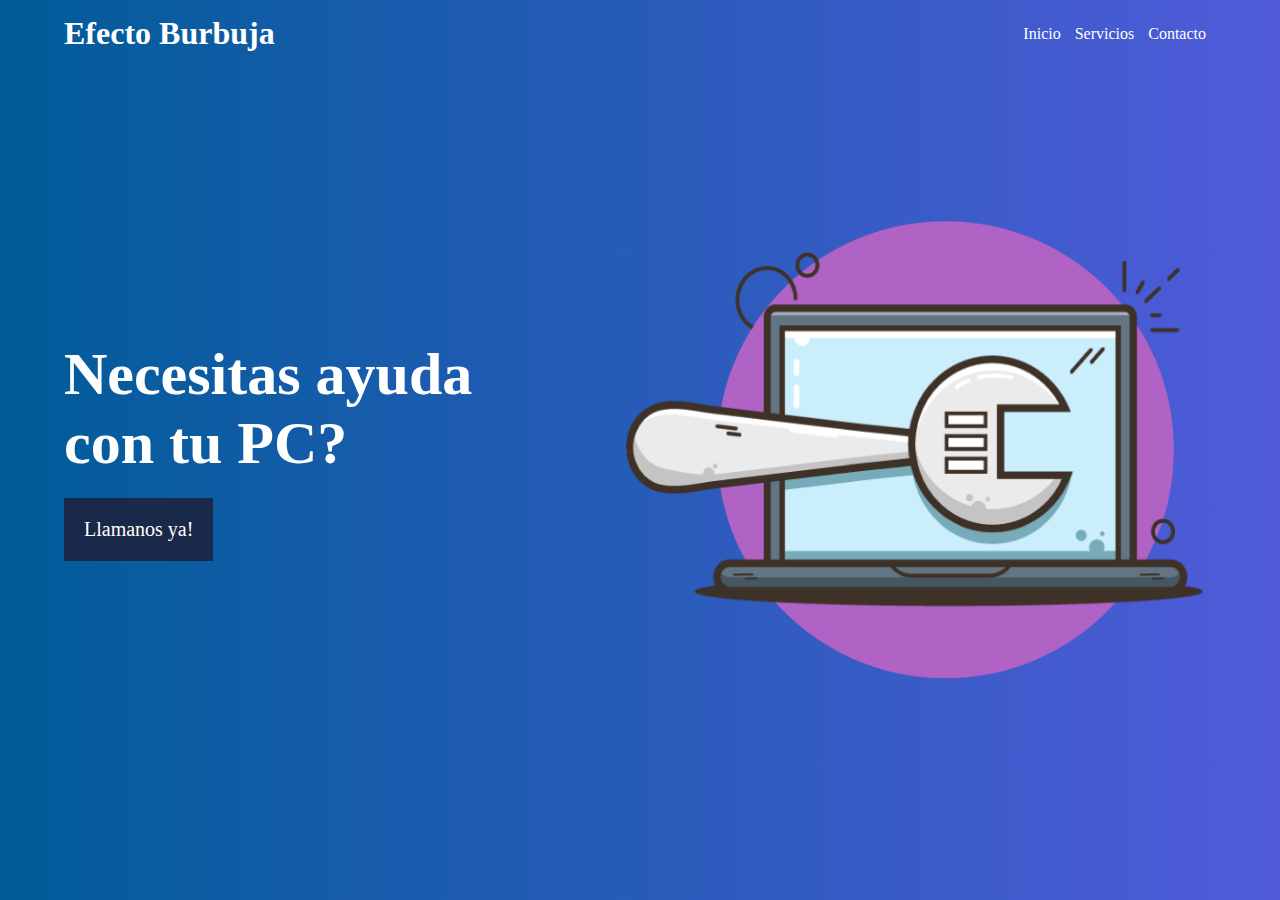
<file: burbujasdiego/index.html>
<!DOCTYPE html>
<html lang="es">
<head>
    <meta charset="UTF-8">
    <meta name="viewport" content="width=device-width, initial-scale=1.0">
    <title>Fondo animado</title>
    <link rel="stylesheet" href="estilos.css">
</head>
<body>
    <header class="bg_animate">
        <div class="header_nav">
            <div class="contenedor">
                <h1>Efecto Burbuja</h1>
                <nav>
                    <a href="#">Inicio</a>
                    
                    <a href="#">Servicios</a>
                    <a href="#">Contacto</a>
                </nav>
            </div>
        </div>

        <section class="banner contenedor">
            <secrion class="banner_title">
                <h2>Necesitas ayuda <br> con tu PC?</h2>
                <a href="#" class="llamanos">Llamanos ya!</a>
            </secrion>
            <div class="banner_img">
                <img src="laptop-support.png" alt="">
            </div>
        </section>

        <div class="burbujas">
            <div class="burbuja"></div>
            <div class="burbuja"></div>
            <div class="burbuja"></div>
            <div class="burbuja"></div>
            <div class="burbuja"></div>
            <div class="burbuja"></div>
            <div class="burbuja"></div>
            <div class="burbuja"></div>
            <div class="burbuja"></div>
            <div class="burbuja"></div>
        </div>
    </header>
</body>
</html>
</file>
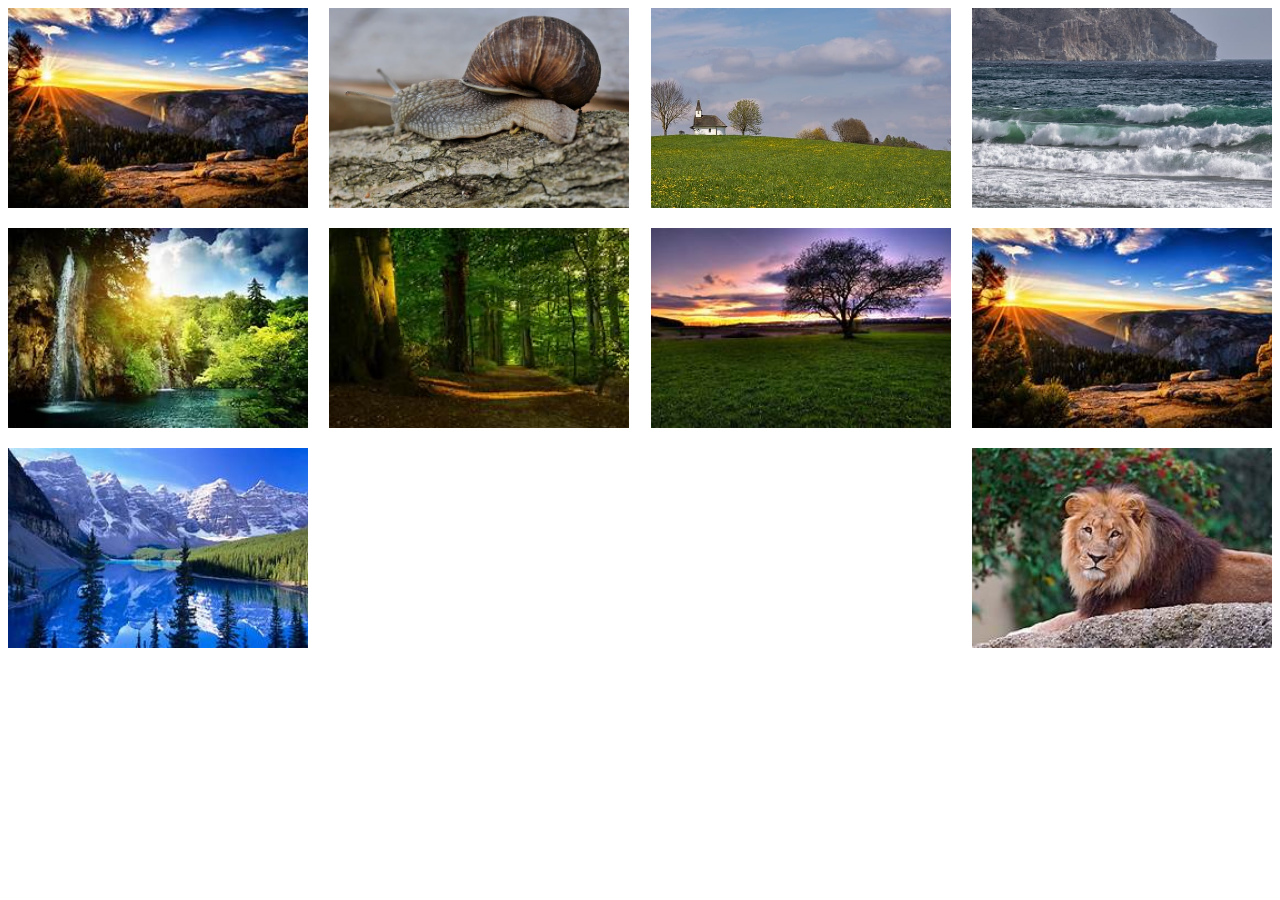
<file: caracol/index.html>
<!DOCTYPE html>
<html lang="en">
<head>
    <meta charset="UTF-8">
    <meta name="viewport" content="width=device-width, initial-scale=1.0">
    <title>Document</title>
    <link rel="stylesheet" href="css/style.css">
</head>
<body>
    <div class="gallery">
        <div class="image">
            <img src="img/img8.jpg" alt="buho..." class="img1 jpg">
            
        </div>
        <div class="image">
            <img src="img/img2.jpg" alt="caracol..." class="img1 jpg">
            
        </div>
        <div class="image">
            <img src="img/img3.jpg" alt="paisaje..." class="img1 jpg">
            
        </div>
        <div class="image">
            <img src="img/img4.jpg" alt="mar..." class="img1 jpg">
            
        </div>
        <div class="image">
            <img src="img/img5.jpg" alt="mar..." >
            
        </div>
        <div class="image">
            <img src="img/img6.jpg" alt="mar..." >
            
        </div>
        <div class="image">
            <img src="img/img7.jpg" alt="mar..." >
            
        </div>
        <div class="image">
            <img src="img/img8.jpg" alt="mar..." >
            
        </div>
        <div class="image">
            <img src="img/img9.jpg" alt="mar...">
            
        </div>
        <div class="image">
            <img src="img/img10.jpg" alt="leon...">
            
        </div>

      
    </div>
    <script src="js/js.js"></script>
</body>
</html>
</file>
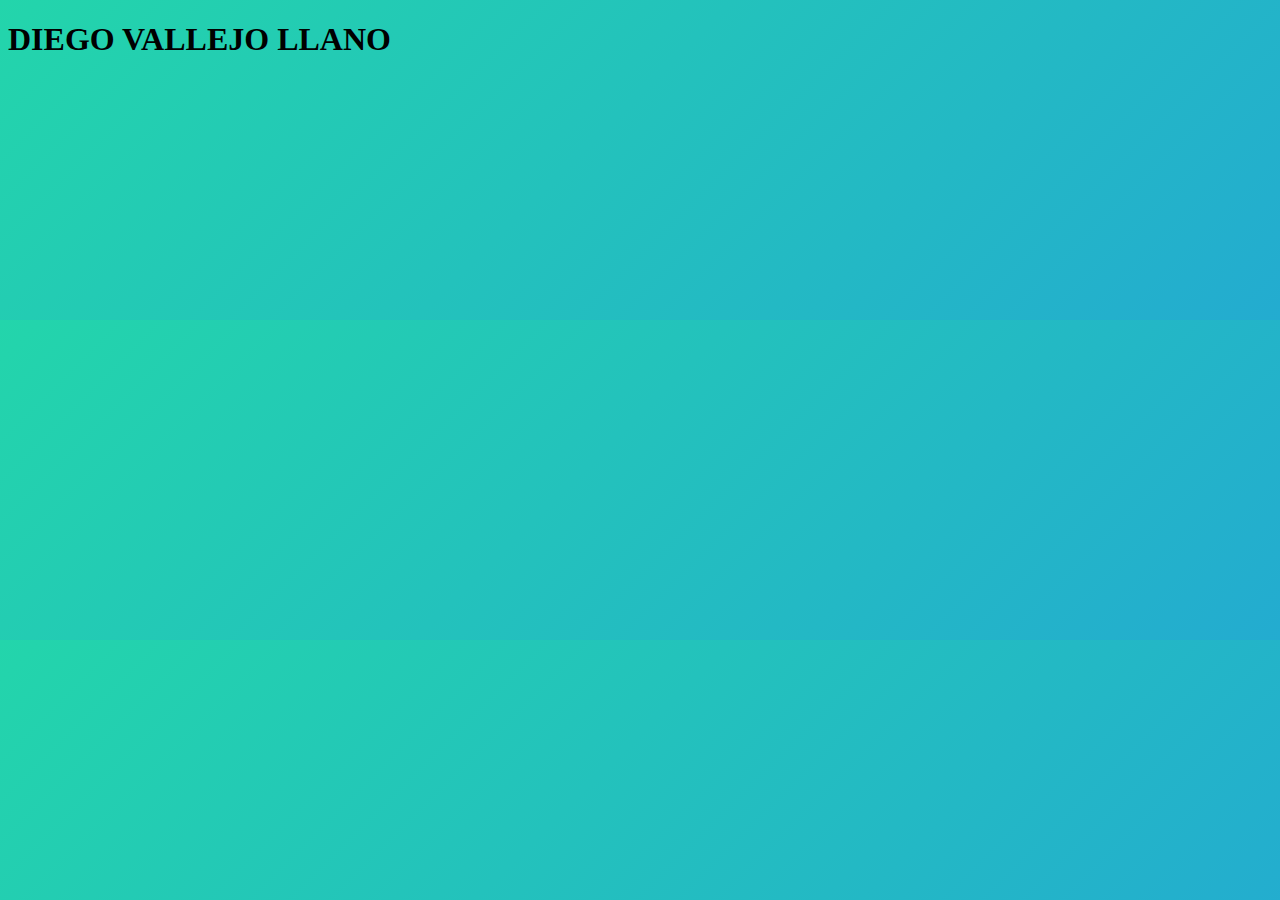
<file: fondos/index.html>
<!DOCTYPE html>
<html lang="en">
<head>
    <meta charset="UTF-8">
    <meta name="viewport" content="width=device-width, initial-scale=1.0">
    <title>Fondo 1</title>
    <link rel="stylesheet" href="css/style.css">
</head>
<body>
    <h1>DIEGO VALLEJO LLANO</h1>
</body>
</html>
</file>
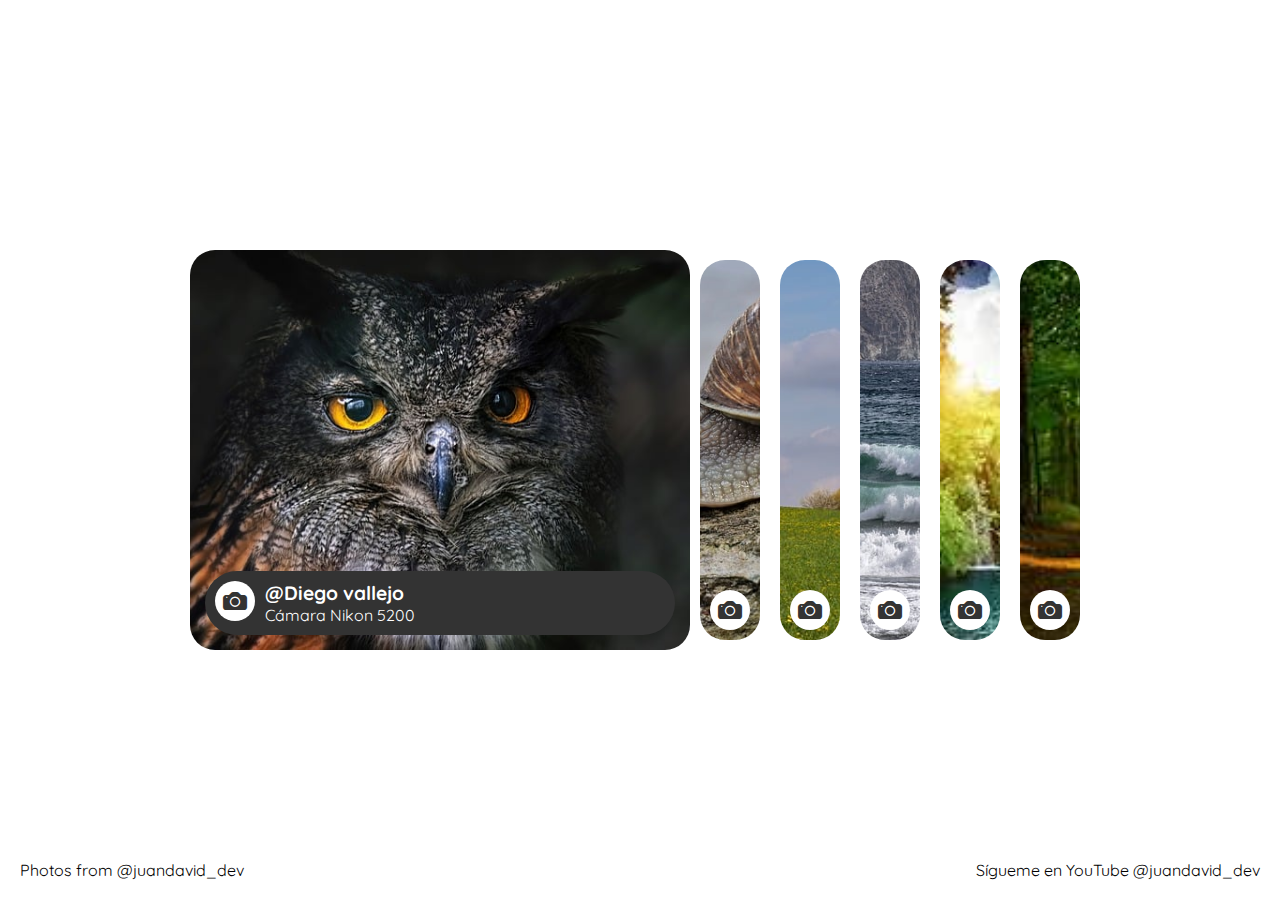
<file: Galeria1/index.html>
<!DOCTYPE html>
<html lang="en">
<head>
    <meta charset="UTF-8">
    <meta http-equiv="X-UA-Compatible" content="IE=edge">
    <meta name="viewport" content="width=device-width, initial-scale=1.0">
    <title>Tarjetas de imagen expandibles</title>
    <!-- CDN Bootstrap ICONS -->
    <link rel="stylesheet" href="https://cdn.jsdelivr.net/npm/bootstrap-icons@1.10.3/font/bootstrap-icons.css">
    <!-- My CSS -->
    <link rel="stylesheet" href="css/style.css">
</head>
<body>

    <section class="images">

        <div class="image active" style="background-image:url(img/img1.jpg);">
            <div class="label">
                <div class="icon">
                    <i class="bi bi-camera-fill"></i>
                </div>
                <div class="info">
                    <div class="main">@Diego vallejo</div>
                    <div class="sub">Cámara Nikon 5200</div>
                 </div>
            </div>
        </div>

        <div class="image" style="background-image: url(img/img2.jpg);">
            <div class="label">
                <div class="icon">
                    <i class="bi bi-camera-fill"></i>
                </div>
                <div class="info">
                    <div class="main">@Diego vallejo</div>
                    <div class="sub">Cámara Nikon 5200</div>
                 </div>
            </div>
        </div>

        <div class="image" style="background-image: url(img/img3.jpg);">
            <div class="label">
                <div class="icon">
                    <i class="bi bi-camera-fill"></i>
                </div>
                <div class="info">
                    <div class="main">@Diego vallejo</div>
                    <div class="sub">Cámara Nikon 5200</div>
                 </div>
            </div>
        </div>

        <div class="image" style="background-image: url(img/img4.jpg);">
            <div class="label">
                <div class="icon">
                    <i class="bi bi-camera-fill"></i>
                </div>
                <div class="info">
                    <div class="main">@Diego vallejo</div>
                    <div class="sub">Cámara Nikon 5200</div>
                 </div>
            </div>
        </div>

        <div class="image" style="background-image: url(img/img5.jpg);">
            <div class="label">
                <div class="icon">
                    <i class="bi bi-camera-fill"></i>
                </div>
                <div class="info">
                    <div class="main">@Diego vallejo</div>
                    <div class="sub">Cámara Nikon 5200</div>
                 </div>
            </div>
        </div>
        
        <div class="image" style="background-image: url(img/img6.jpg);">
            <div class="label">
                <div class="icon">
                    <i class="bi bi-camera-fill"></i>
                </div>
                <div class="info">
                    <div class="main">@Diego vallejo</div>
                    <div class="sub">Cámara Nikon 5200</div>
                 </div>
            </div>
        </div>

    </section>

    <a href="https://pixabay.com/es/users/cualquierjuan-21112612/" target="_blank" class="credit photos">Photos from @juandavid_dev</a>

    <a href="https://www.youtube.com/@juandavid_dev" target="_blank" class="credit chanel">Sígueme en YouTube @juandavid_dev</a>
    
    <!-- My JS -->
    <script src="js/app.js"></script>
</body>
</html>
</file>
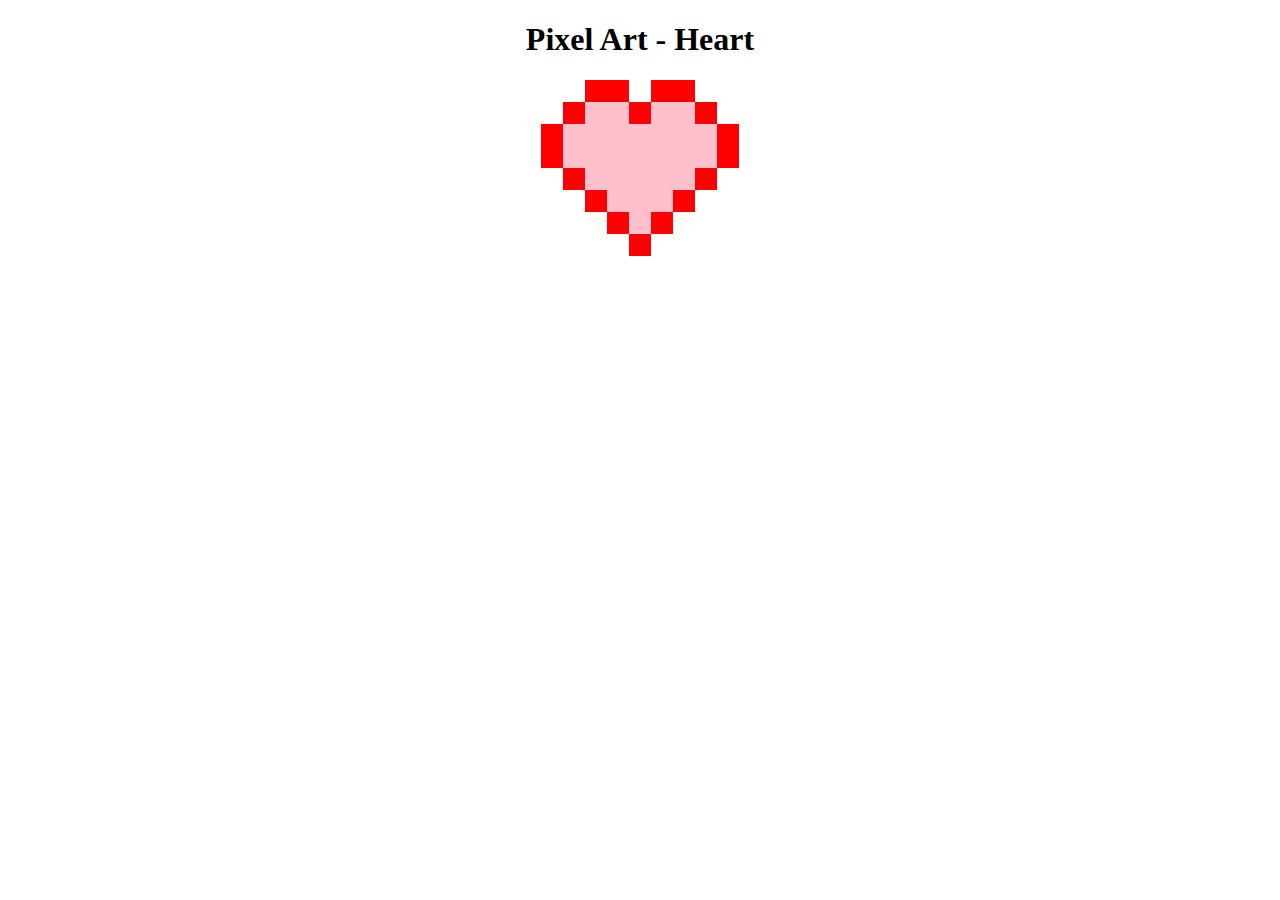
<file: pixeles/index.html>
<!DOCTYPE html>
<html lang="en">
<head>
    <meta charset="UTF-8">
    <meta name="viewport" content="width=device-width, initial-scale=1.0">
    <title>Pixel Art</title>
    <style>
        table {
            border-collapse: collapse;
            margin: 20px auto;
        }
        td {
            width: 20px;
            height: 20px;
        }
        .red {
            background-color: red;
        }
        .pink {
            background-color: pink;
        }
        .white {
            background-color: white;
        }
    </style>
</head>
<body>
    <h1 style="text-align: center;">Pixel Art - Heart</h1>
    <table>
        <tr>
            <td class="white"></td>
            <td class="white"></td>
            <td class="red"></td>
            <td class="red"></td>
            <td class="white"></td>
            <td class="red"></td>
            <td class="red"></td>
            <td class="white"></td>
            <td class="white"></td>
        </tr>
        <tr>
            <td class="white"></td>
            <td class="red"></td>
            <td class="pink"></td>
            <td class="pink"></td>
            <td class="red"></td>
            <td class="pink"></td>
            <td class="pink"></td>
            <td class="red"></td>
            <td class="white"></td>
        </tr>
        <tr>
            <td class="red"></td>
            <td class="pink"></td>
            <td class="pink"></td>
            <td class="pink"></td>
            <td class="pink"></td>
            <td class="pink"></td>
            <td class="pink"></td>
            <td class="pink"></td>
            <td class="red"></td>
        </tr>
        <tr>
            <td class="red"></td>
            <td class="pink"></td>
            <td class="pink"></td>
            <td class="pink"></td>
            <td class="pink"></td>
            <td class="pink"></td>
            <td class="pink"></td>
            <td class="pink"></td>
            <td class="red"></td>
        </tr>
        <tr>
            <td class="white"></td>
            <td class="red"></td>
            <td class="pink"></td>
            <td class="pink"></td>
            <td class="pink"></td>
            <td class="pink"></td>
            <td class="pink"></td>
            <td class="red"></td>
            <td class="white"></td>
        </tr>
        <tr>
            <td class="white"></td>
            <td class="white"></td>
            <td class="red"></td>
            <td class="pink"></td>
            <td class="pink"></td>
            <td class="pink"></td>
            <td class="red"></td>
            <td class="white"></td>
            <td class="white"></td>
        </tr>
        <tr>
            <td class="white"></td>
            <td class="white"></td>
            <td class="white"></td>
            <td class="red"></td>
            <td class="pink"></td>
            <td class="red"></td>
            <td class="white"></td>
            <td class="white"></td>
            <td class="white"></td>
        </tr>
        <tr>
            <td class="white"></td>
            <td class="white"></td>
            <td class="white"></td>
            <td class="white"></td>
            <td class="red"></td>
            <td class="white"></td>
            <td class="white"></td>
            <td class="white"></td>
            <td class="white"></td>
        </tr>
    </table>
</body>
</html>
</file>
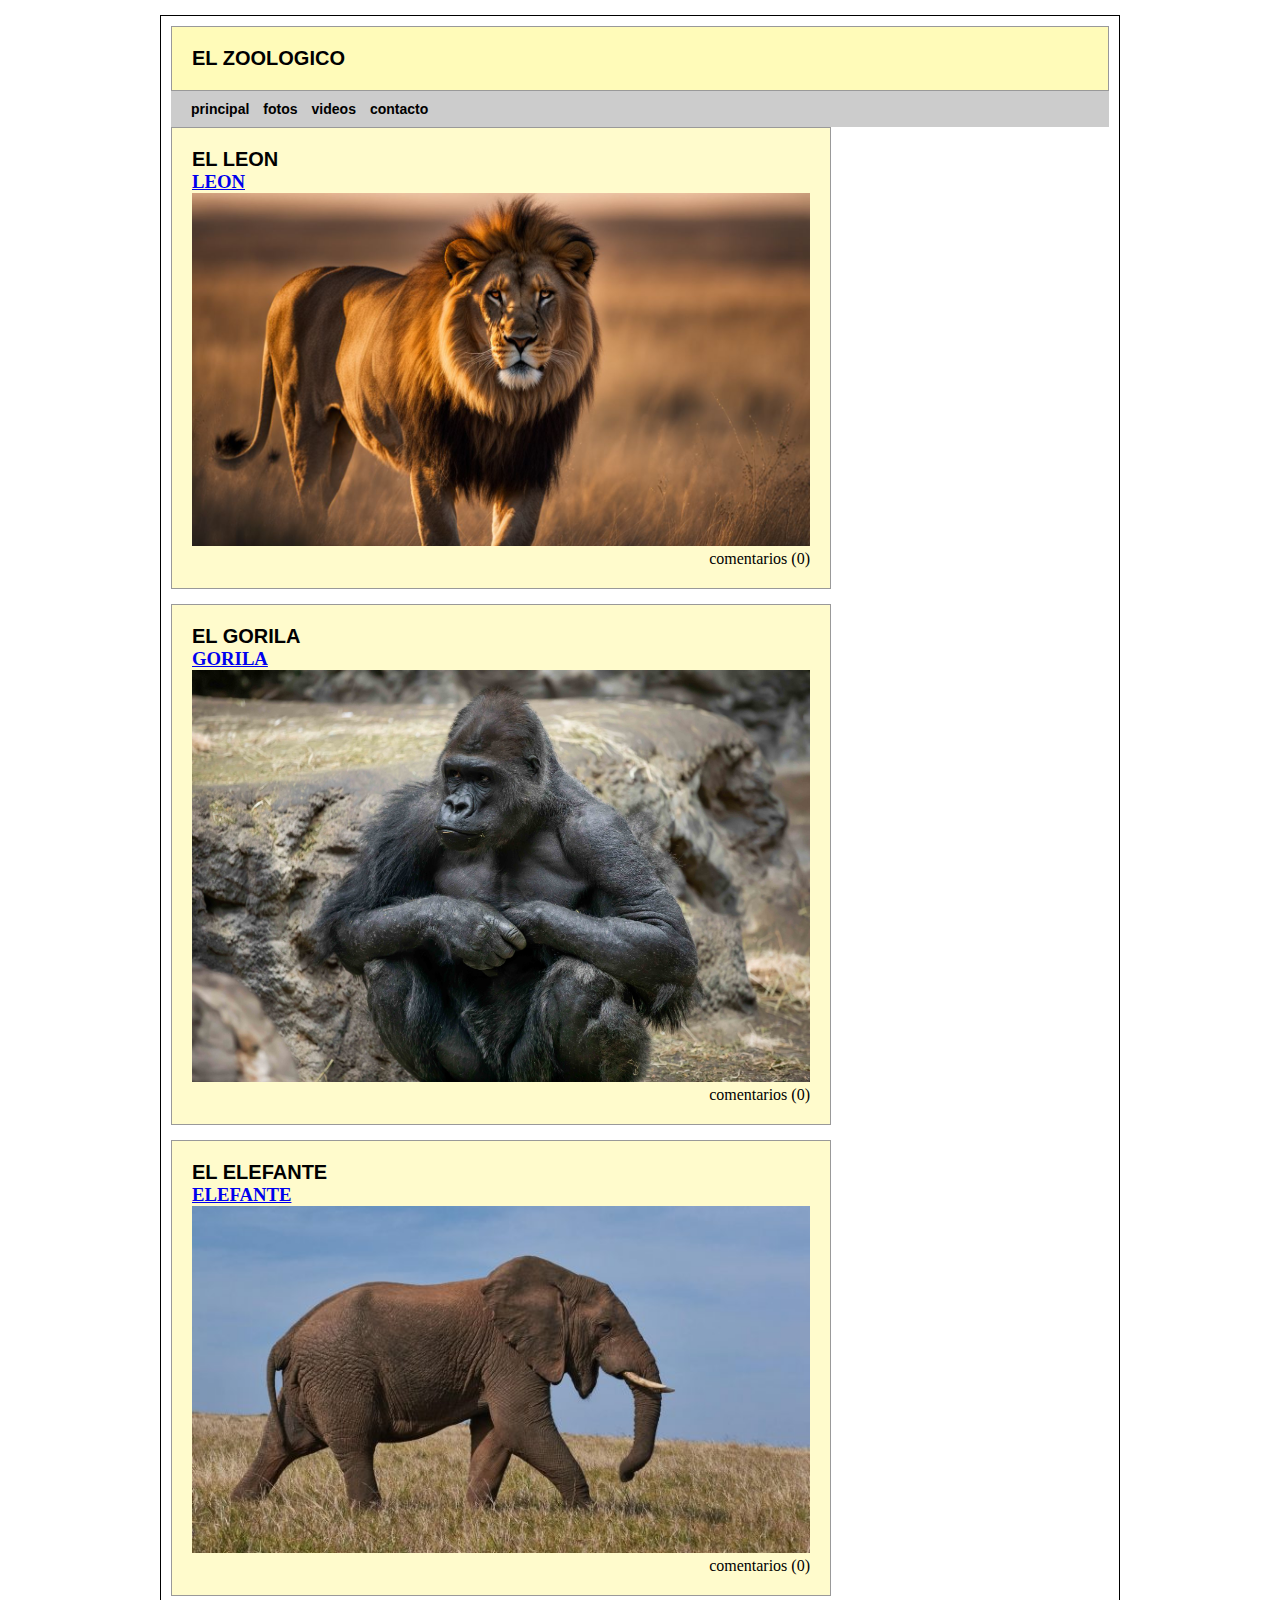
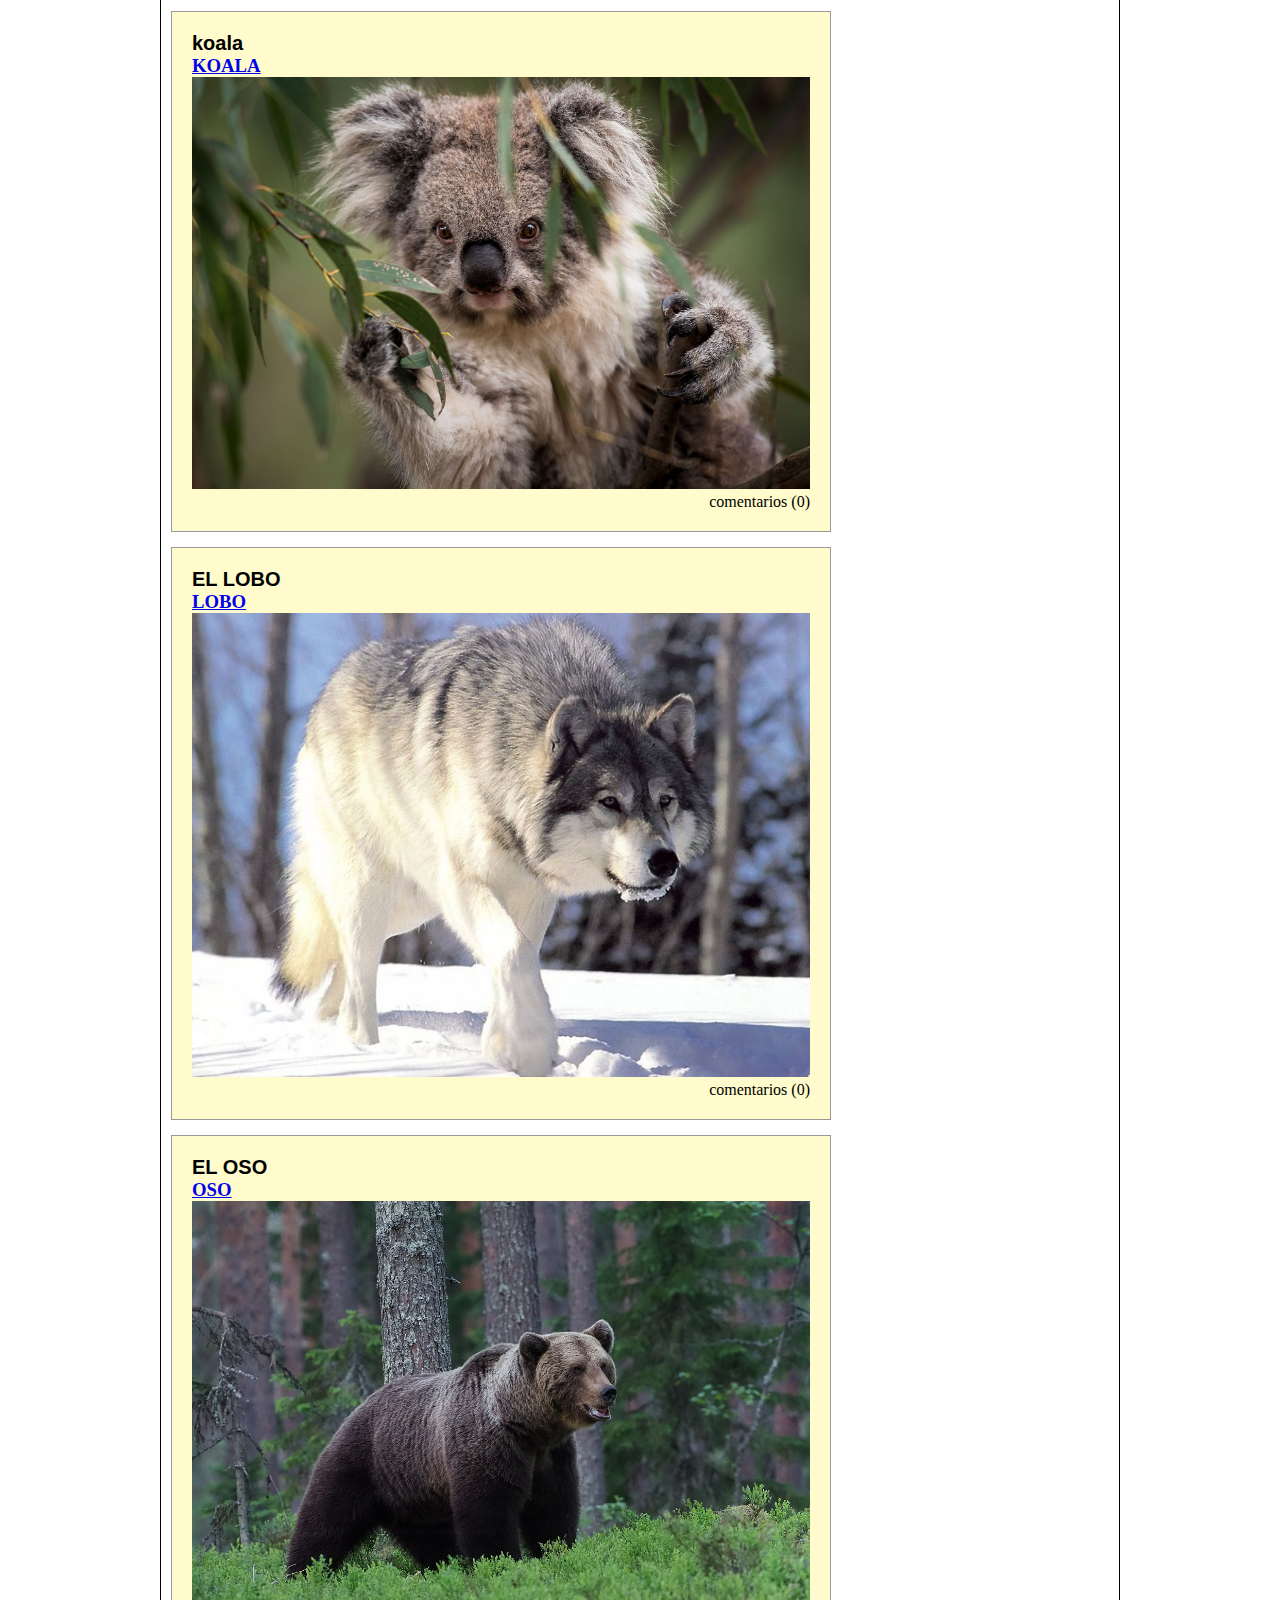
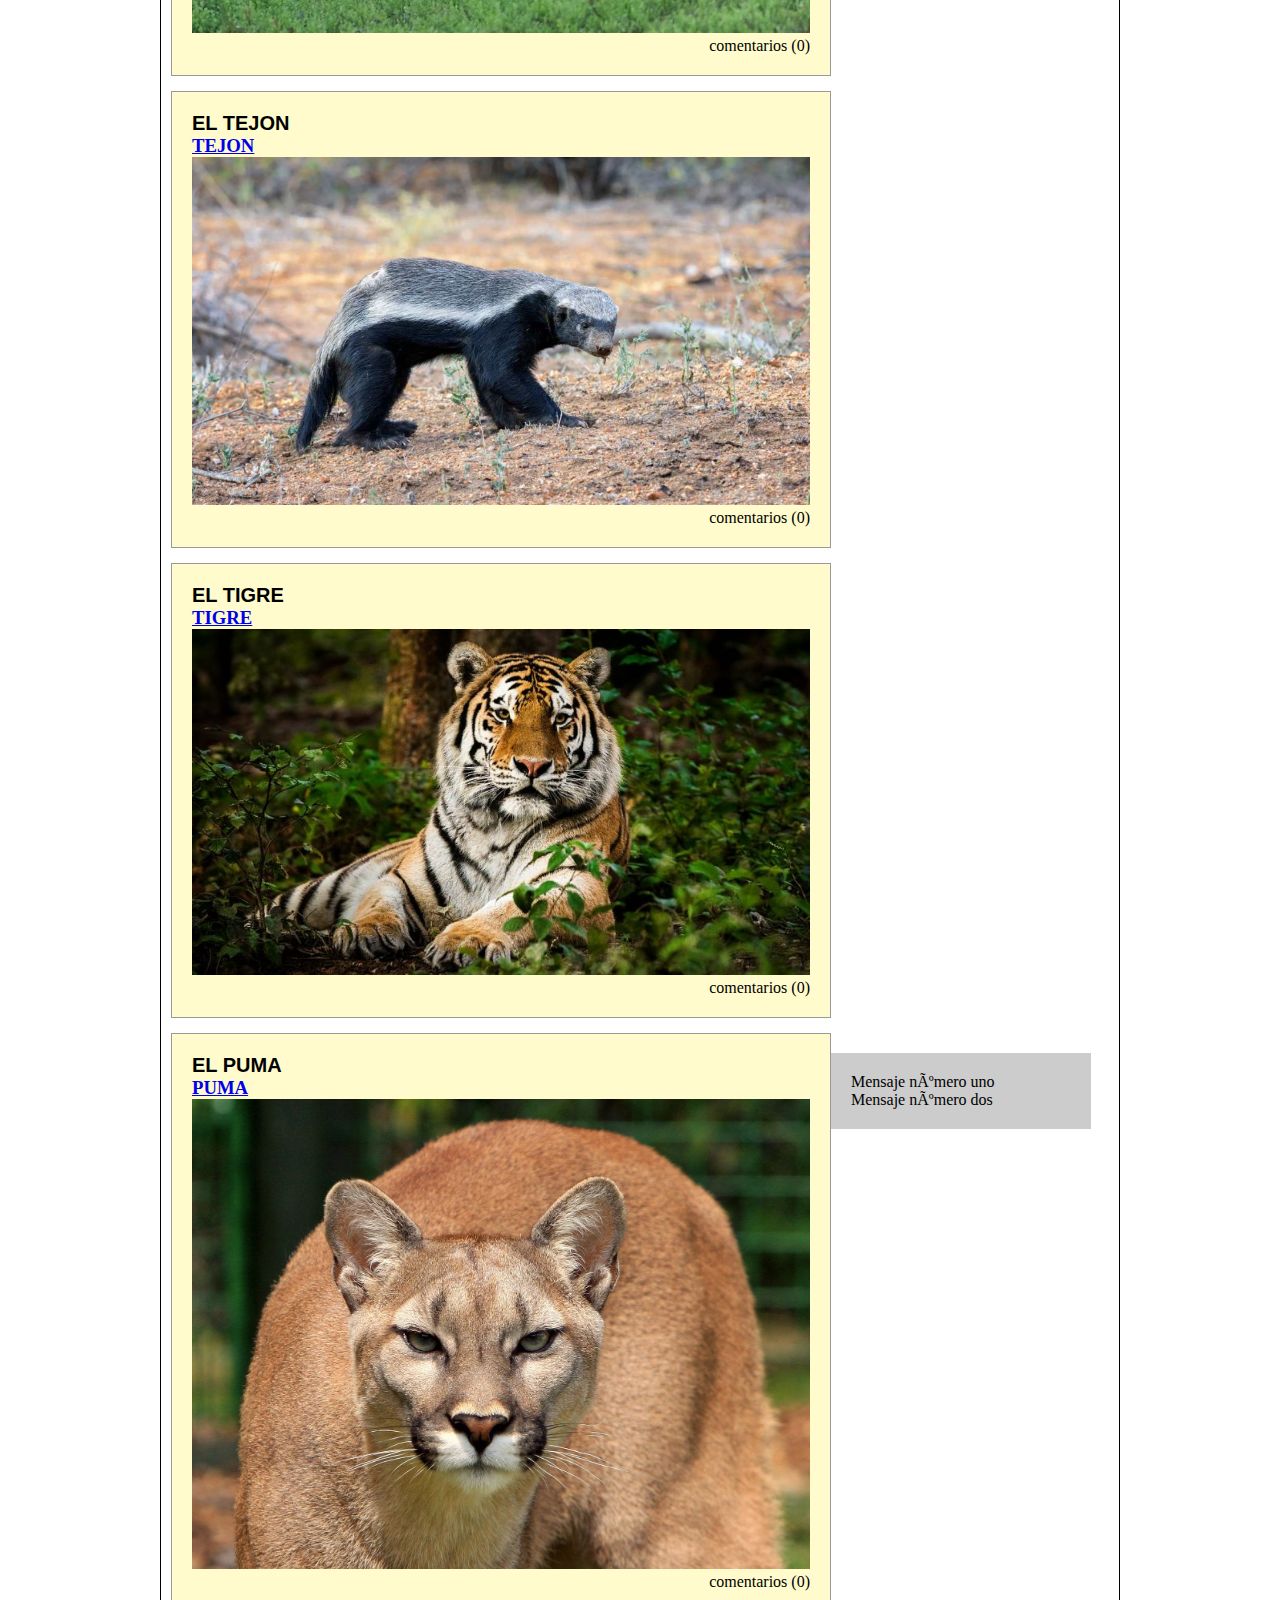
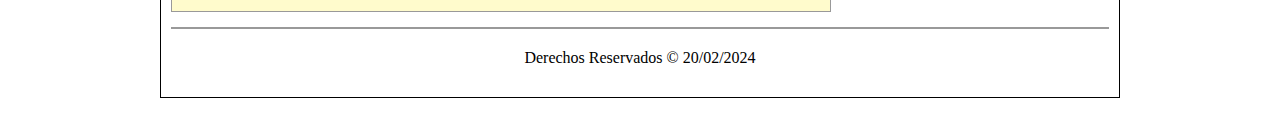
<file: zoologico/index.html>
<!DOCTYPE html>
<html lang="es">

<head>
    <meta charset="iso-8859-1">
    <meta name="description" content="Ejemplo de HTML5">
    <meta name="keywords" content="HTML5, CSS3, JavaScript">
    <title>Este texto es el título del documento</title>
    <link rel="stylesheet" href="misestilos.css">
</head>

<body>
    <div id="agrupar">
        <header id="cabecera">
            <h1>EL ZOOLOGICO</h1>
        </header>
        <nav id="menu">
            <ul>
                <li>principal</li>
                <li>fotos</li>
                <li>videos</li>
                <li>contacto</li>
            </ul>
        </nav>
        <section id="seccion">
            <article>
                <header>
                    <hgroup>
                        <h1>EL LEON</h1>
                        <td>
                            <h3><a href="leon.html">LEON</a></h3>
                        </td>
                    </hgroup>
                    <time datetime="2011-12-15" pubdate>
                    </time>
                </header>
                <img src="img/leon.jpg" width="100%">
                <footer>
                    <p>comentarios (0)</p>
                </footer>
            </article>
        </section>
        <section id="seccion">
            <article>
                <header>
                    <hgroup>
                        <h1>EL GORILA</h1>
                        <td>
                            <h3><a href="gorila.html">GORILA</a></h3>
                        </td>
                    </hgroup>
                    <time datetime="2011-12-15" pubdate>
                    </time>
                </header>
                <img src="img/gori.jpg" width="100%">
                <footer>
                    <p>comentarios (0)</p>
                </footer>
            </article>
        </section>
        <section id="seccion">
            <article>
                <header>
                    <hgroup>
                        <h1>EL ELEFANTE</h1>
                        <td>
                            <h3><a href="elephant.html">ELEFANTE</a></h3>
                        </td>
                    </hgroup>
                    <time datetime="2011-12-15" pubdate>
                    </time>
                </header>
                <img src="img/elefante.jpg" width="100%">
                <footer>
                    <p>comentarios (0)</p>
                </footer>
            </article>
        </section>
        <section id="seccion">
            <article>
                <header>
                    <hgroup>
                        <h1>koala</h1>
                        <td>
                            <h3><a href="koala.html">KOALA</a></h3>
                        </td>
                    </hgroup>
                    <time datetime="2011-12-15" pubdate>
                    </time>
                </header>
                <img src="img/koa.jpg" width="100%">
                <footer>
                    <p>comentarios (0)</p>
                </footer>
            </article>
        </section>
        <section id="seccion">
            <article>
                <header>
                    <hgroup>
                        <h1>EL LOBO</h1>
                        <td>
                            <h3><a href="lobo.html">LOBO</a></h3>
                        </td>
                    </hgroup>
                    <time datetime="2011-12-15" pubdate>
                    </time>
                </header>
                <img src="img/lobo.jpg" width="100%">
                <footer>
                    <p>comentarios (0)</p>
                </footer>
            </article>
        </section>
        <section id="seccion">
            <article>
                <header>
                    <hgroup>
                        <h1>EL OSO</h1>
                        <td>
                            <h3><a href="oso.html">OSO</a></h3>
                        </td>
                    </hgroup>
                    <time datetime="2011-12-15" pubdate>
                    </time>
                </header>
                <img src="img/oso1.jpg" width="100%">
                <footer>
                    <p>comentarios (0)</p>
                </footer>
            </article>
        </section>
        <section id="seccion">
            <article>
                <header>
                    <hgroup>
                        <h1>EL TEJON</h1>
                        <td>
                            <h3><a href="tejon.html">TEJON</a></h3>
                        </td>
                    </hgroup>
                    <time datetime="2011-12-15" pubdate>
                    </time>
                </header>
                <img src="img/tejon.jpg" width="100%">
                <footer>
                    <p>comentarios (0)</p>
                </footer>
            </article>
        </section>
        <section id="seccion">
            <article>
                <header>
                    <hgroup>
                        <h1>EL TIGRE</h1>
                        <td>
                            <h3><a href="tigre.html">TIGRE</a></h3>
                        </td>
                    </hgroup>
                    <time datetime="2011-12-15" pubdate>
                    </time>
                </header>
                <img src="img/tigre.jpg" width="100%">
                <footer>
                    <p>comentarios (0)</p>
                </footer>
            </article>
        </section>
        <section id="seccion">
            <article>
                <header>
                    <hgroup>
                        <h1>EL PUMA</h1>
                        <td>
                            <h3><a href="puma.html">PUMA</a></h3>
                        </td>
                    </hgroup>
                    <time datetime="2011-12-15" pubdate>
                    </time>
                </header>
                <img src="img/puma.jpg" width="100%">
                <footer>
                    <p>comentarios (0)</p>
                </footer>
            </article>
        </section>

        <aside id="columna">
            <blockquote>Mensaje número uno</blockquote>
            <blockquote>Mensaje número dos</blockquote>
        </aside>
        <footer id="pie">
            Derechos Reservados &copy; 20/02/2024
        </footer>
    </div>
</body>

</html>
</file>
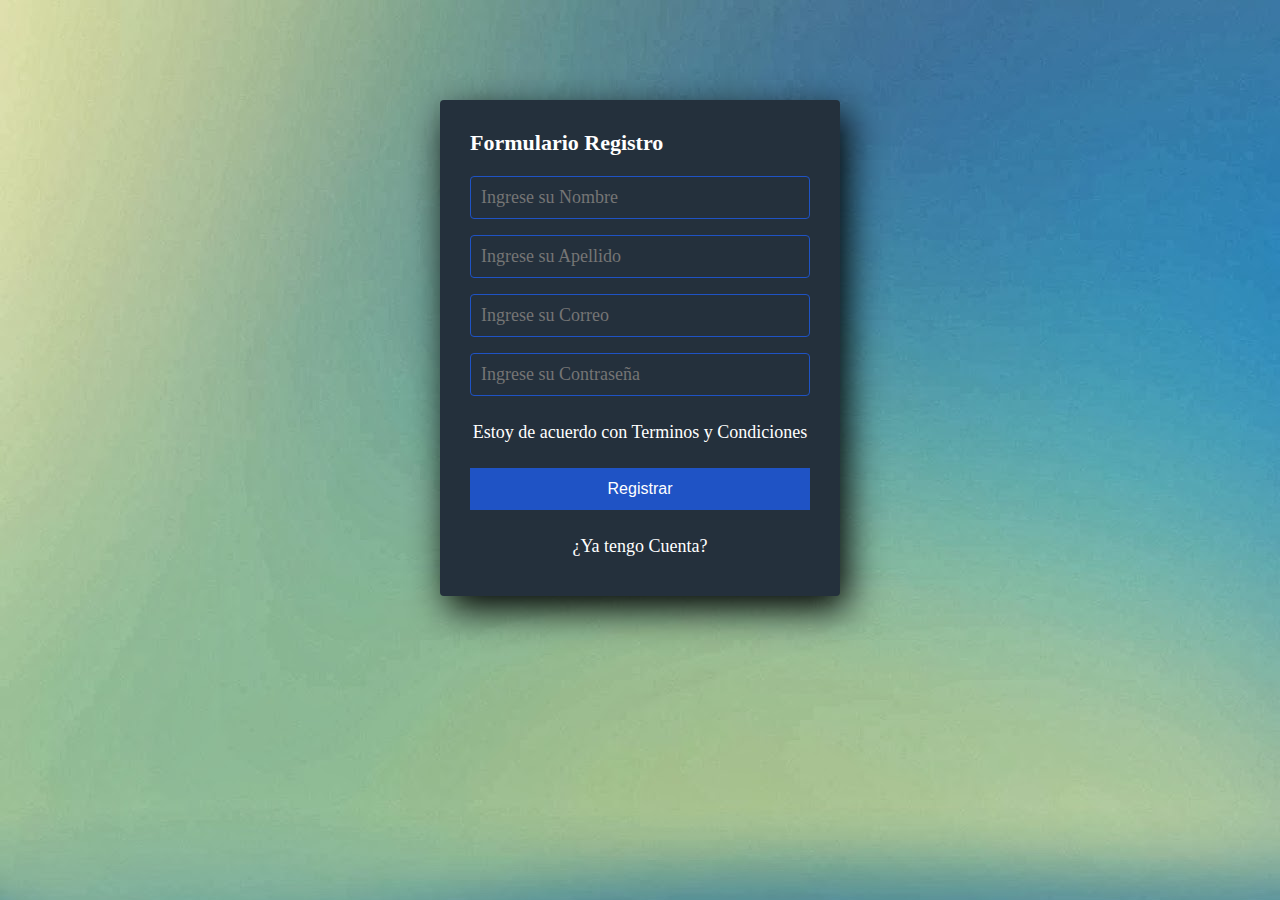
<file: formularios/Crear-un-Formulario-de-Registro-con-HTML-y-CSS--master/Crear-un-Formulario-de-Registro-con-HTML-y-CSS--master/index.html>
<!DOCTYPE html>
<html lang="en">
<head>
  <meta charset="UTF-8">
  <meta name="viewport" content="width=device-width, initial-scale=1.0">
  <meta http-equiv="X-UA-Compatible" content="ie=edge">
  <link rel="stylesheet" href="style.css">
  <title>Formulario Registro</title>
</head>
<body>
  <section class="form-register">
    <h4>Formulario Registro</h4>
    <input class="controls" type="text" name="nombres" id="nombres" placeholder="Ingrese su Nombre">
    <input class="controls" type="text" name="apellidos" id="apellidos" placeholder="Ingrese su Apellido">
    <input class="controls" type="email" name="correo" id="correo" placeholder="Ingrese su Correo">
    <input class="controls" type="password" name="correo" id="correo" placeholder="Ingrese su Contraseña">
    <p>Estoy de acuerdo con <a href="#">Terminos y Condiciones</a></p>
    <input class="botons" type="submit" value="Registrar">
    <p><a href="#">¿Ya tengo Cuenta?</a></p>
  </section>

</body>
</html>
</file>
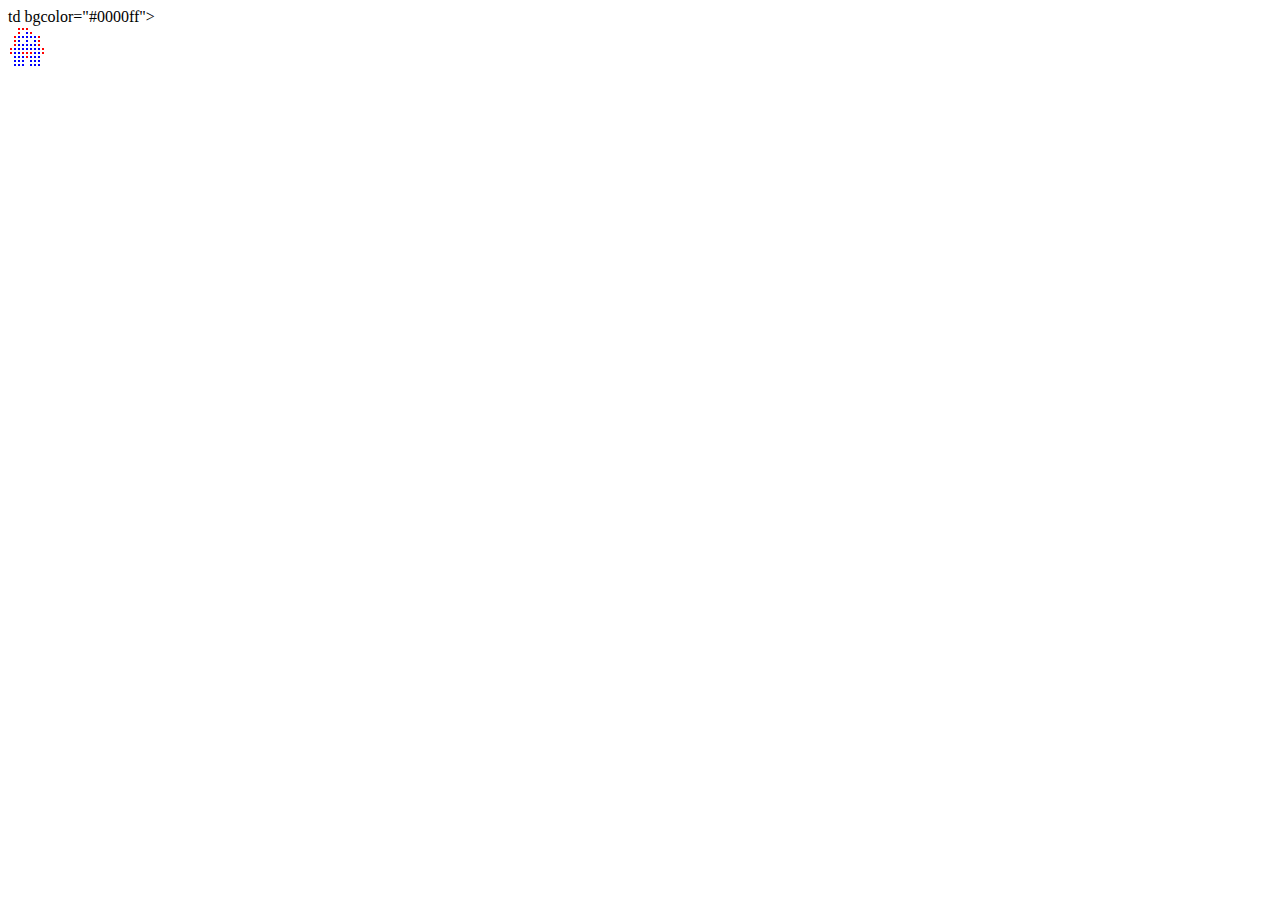
<file: pixeles/example3.html>
<!DOCTYPE html>
<html lang="en">
<head>
    <meta charset="UTF-8">
    <meta name="viewport" content="width=device-width, initial-scale=1.0">
    <title>Spider-Man Pixel</title>
</head>
<body>
    <table>
        <!-- Head -->
        <tr>
            
            <td bgcolor="#ffffff"></td>
            <td bgcolor="#ffffff"></td>
            <td bgcolor="#ff0000"></td>
            <td bgcolor="#ff0000"></td>
            <td bgcolor="#ff0000"></td>
            <td bgcolor="#ffffff"></td>
            <td bgcolor="#ffffff"></td>
            <td bgcolor="#ffffff"></td>
        </tr>
        <tr>
            <td bgcolor="#ffffff"></td>
            <td bgcolor="#ffffff"></td>
            <td bgcolor="#ff0000"></td>
            td bgcolor="#0000ff"></td>
            <td bgcolor="#ffffff"></td>
            <td bgcolor="#0000ff"></td>
            <td bgcolor="#ff0000"></td>
            <td bgcolor="#ffffff"></td>
            <td bgcolor="#ffffff"></td>
        </tr>
        <tr>
            <td bgcolor="#ffffff"></td>
            <td bgcolor="#ff0000"></td>
            <td bgcolor="#0000ff"></td>
            <td bgcolor="#0000ff"></td>
            <td bgcolor="#0000ff"></td>
            <td bgcolor="#0000ff"></td>
            <td bgcolor="#0000ff"></td>
            <td bgcolor="#ff0000"></td>
            <td bgcolor="#ffffff"></td>
        </tr>
        <tr>
            <td bgcolor="#ffffff"></td>
            <td bgcolor="#ff0000"></td>
            <td bgcolor="#0000ff"></td>
            <td bgcolor="#ffffff"></td>
            <td bgcolor="#0000ff"></td>
            <td bgcolor="#ffffff"></td>
            <td bgcolor="#0000ff"></td>
            <td bgcolor="#ff0000"></td>
            <td bgcolor="#ffffff"></td>
        </tr>
        <tr>
            <td bgcolor="#ffffff"></td>
            <td bgcolor="#ff0000"></td>
            <td bgcolor="#0000ff"></td>
            <td bgcolor="#0000ff"></td>
            <td bgcolor="#0000ff"></td>
            <td bgcolor="#0000ff"></td>
            <td bgcolor="#0000ff"></td>
            <td bgcolor="#ff0000"></td>
            <td bgcolor="#ffffff"></td>
        </tr>
        <!-- Body -->
        <tr>
            <td bgcolor="#ff0000"></td>
            <td bgcolor="#0000ff"></td>
            <td bgcolor="#0000ff"></td>
            <td bgcolor="#0000ff"></td>
            <td bgcolor="#0000ff"></td>
            <td bgcolor="#0000ff"></td>
            <td bgcolor="#0000ff"></td>
            <td bgcolor="#0000ff"></td>
            <td bgcolor="#ff0000"></td>
        </tr>
        <tr>
            <td bgcolor="#ff0000"></td>
            <td bgcolor="#0000ff"></td>
            <td bgcolor="#0000ff"></td>
            <td bgcolor="#ff0000"></td>
            <td bgcolor="#ff0000"></td>
            <td bgcolor="#ff0000"></td>
            <td bgcolor="#0000ff"></td>
            <td bgcolor="#0000ff"></td>
            <td bgcolor="#ff0000"></td>
        </tr>
        <tr>
            <td bgcolor="#ffffff"></td>
            <td bgcolor="#0000ff"></td>
            <td bgcolor="#0000ff"></td>
            <td bgcolor="#0000ff"></td>
            <td bgcolor="#ff0000"></td>
            <td bgcolor="#0000ff"></td>
            <td bgcolor="#0000ff"></td>
            <td bgcolor="#0000ff"></td>
            <td bgcolor="#ffffff"></td>
        </tr>
        <!-- Legs -->
        <tr>
            <td bgcolor="#ffffff"></td>
            <td bgcolor="#0000ff"></td>
            <td bgcolor="#0000ff"></td>
            <td bgcolor="#0000ff"></td>
            <td bgcolor="#ffffff"></td>
            <td bgcolor="#0000ff"></td>
            <td bgcolor="#0000ff"></td>
            <td bgcolor="#0000ff"></td>
            <td bgcolor="#ffffff"></td>
        </tr>
        <tr>
            <td bgcolor="#ffffff"></td>
            <td bgcolor="#0000ff"></td>
            <td bgcolor="#0000ff"></td>
            <td bgcolor="#0000ff"></td>
            <td bgcolor="#ffffff"></td>
            <td bgcolor="#0000ff"></td>
            <td bgcolor="#0000ff"></td>
            <td bgcolor="#0000ff"></td>
            <td bgcolor="#ffffff"></td>
        </tr>
    </table>
</body>
</html>
</file>
<file: caracol/css/style.css>
@charset "utf-8";
/* CSS Document */
.gallery {
  display: flex;
  flex-wrap: wrap;
  justify-content: space-between;
}

.image {
  position: relative;
  width: 300px;
  height: 200px;
  margin-bottom: 20px;
}

.image img {
  width: 100%;
  height: 100%;
  object-fit: cover;
}

.image:hover .overlay {
  opacity: 1;
}

.overlay {
  position: absolute;
  top: 0;
  left: 0;
  width: 100%;
  height: 100%;
  background-color: rgba(0, 0, 0, 0.5);
  opacity: 0;
  transition: opacity 0.5s ease;
}

.overlay-text {
  position: absolute;
  top: 50%;
  left: 50%;
  transform: translate(-50%, -50%);
  color: white;
  font-size: 20px;
  text-align: center;
}
</file>
<file: fondos/css/style.css>
body{
   background: linear-gradient(-45deg, #ee7752, #e73c7e, #23a6d5, #23d5ab); 
   background-size: 400% 400%;
   animation: gradient 15s ease infinite;
   height: 100%;
}

@keyframes gradient{
    0% {
        background-position: 0% 50%;
    }
    50% {
        background-position: 100% 50%;
    }
    100%{
        background-position: 0% 50%;
    }
}
</file>
<file: Galeria1/css/style.css>
@import url('https://fonts.googleapis.com/css2?family=Quicksand:wght@500&display=swap');

:root {
    --dark: #333;
    --ligth: #FFF;
}

*{
    margin: 0;
    padding: 0;
}

body {
    display: flex;
    flex-direction: row;
    justify-content: center;
    align-items: center;
    overflow: hidden;
    height: 100vh;
    font-family: 'Quicksand', sans-serif;
    transition: all 0.5s;
    background-color: var(--ligth);
}

body .images {
    display: flex;
    flex-direction: row;
    align-items: stretch;
    overflow: hidden;
    min-width: 600px;
    max-width: 900px;
    width: calc(100% - 100px);
    height: 400px;
}

body .images .image {
    position: relative;
    overflow: hidden;
    min-width: 60px;
    margin: 10px;
    background-size: auto 100%;
    background-position: center;
    cursor: pointer;
    transition: 0.5s cubic-bezier(0.1, 0.1, 0.1, 0.1);
}

body .images .image.active {
    flex-grow: 10000;
    transform: scale(1);
    max-width: 600px;
    margin: 0px;
    border-radius: 25px;
    background-size: auto 100%;
}

body .images .image.active .label {
    background: var(--dark);
    padding: 10px;
    border-radius: 50px;
    bottom: 15px;
    left: 15px;
    right: 15px;
}

body .images .image:not(.active) {
    flex-grow: 1;
    border-radius: 25px;
}

body .images .image:not(.active) .label {
    bottom: 10px;
    left: 10px;
}

body .images .image:not(.active) .label .info {
   display: none;
}

body .images .image .label {
    display: flex;    
    position: absolute;
}

body .images .image .label .icon {
    font-size: 1.5rem;
    display: flex;
    justify-content: center;
    align-items: center;
    min-width: 40px;
    max-width: 40px;
    height: 40px;
    border-radius: 50%;
    background-color: var(--ligth);
    color: var(--dark);
}

body .images .image.active .label .info {
    display: flex;
    flex-direction: column;
    margin-left: 10px;
    color: var(--ligth);
}

body .images .image .label .info .main {
    font-weight: bold;
    font-size: 1.2rem;
}

@media screen and (max-width: 718px) {
    body .images {
      min-width: 520px;
    }
    body .images .image:nth-child(5) {
      display: none;
    }
  }
  @media screen and (max-width: 638px) {
    body .images {
      min-width: 440px;
    }
    body .images .image:nth-child(4) {
      display: none;
    }
  }
  @media screen and (max-width: 558px) {
    body .images {
      min-width: 360px;
    }
    body .images .image:nth-child(3) {
      display: none;
    }
  }
  @media screen and (max-width: 478px) {
    body .images {
      min-width: 280px;
    }
    body .images .image:nth-child(2) {
      display: none;
    }
  }

  body .credit{
    position: absolute;
    bottom: 20px;
    color: inherit;
    text-decoration: none;
  } 

  body .credit.photos {
    left: 20px;
  }

  body .credit.chanel {
    right: 20px;
  }
</file>
<file: zoologico/misestilos.css>
* { 
    margin: 0px; 
    padding: 0px; 
   }
   h1 { 
    font: bold 20px verdana, sans-serif; 
   } 
   h2 { 
    font: bold 14px verdana, sans-serif; 
   }
   header, section, footer, aside, nav, article, figure, figcaption, 
hgroup{ 
 display: block; 
} 
body { 
    text-align: center; 
   } 
   #agrupar { 
    width: 960px; 
    margin: 15px auto; 
    text-align: left; 
   }
   #cabecera { 
    background: #FFFBB9; 
    border: 1px solid #999999; 
    padding: 20px; 
   } 
   #menu { 
    background: #CCCCCC; 
    padding: 5px 15px; 
   } 
   #menu li { 
    display: inline-block; 
    list-style: none; 
    padding: 5px; 
    font: bold 14px verdana, sans-serif; 
   }
   #seccion { 
    float: left; 
    width: 660px; 
    margin: 0px; 
   } 
   #columna { 
    float: left; 
    width: 220px; 
    margin: 20px 0px; 
    padding: 20px; 
    background: #CCCCCC; 
   }
   #pie { 
    clear: both;
    text-align: center; 
    padding: 20px; 
    border-top: 2px solid #999999; 
}
   article { 
        background: #FFFBCC; 
        border: 1px solid #999999; 
        padding: 20px; 
        margin-bottom: 15px; 
   } 
   article footer { 
    text-align: right; 
   } 
   time { 
     color: #999999; 
   } 
   figcaption { 
      font: italic 14px verdana, sans-serif; 
   } 
   
   div { 
        width: 100px; 
        margin: 20px; 
        padding: 10px; 
        border: 1px solid #000000; 
        
        -moz-box-sizing: border-box; 
        -webkit-box-sizing: border-box; 
        box-sizing: border-box; 
   }
</file>
<file: formularios/Crear-un-Formulario-de-Registro-con-HTML-y-CSS--master/Crear-un-Formulario-de-Registro-con-HTML-y-CSS--master/style.css>
* {
  margin: 0;
  padding: 0;
  box-sizing: border-box;
}

body {
  background-image: url('fondo.jpg');
}

.form-register {
  width: 400px;
  background: #24303c;
  padding: 30px;
  margin: auto;
  margin-top: 100px;
  border-radius: 4px;
  font-family: 'calibri';
  color: white;
  box-shadow: 7px 13px 37px #000;
}

.form-register h4 {
  font-size: 22px;
  margin-bottom: 20px;
}

.controls {
  width: 100%;
  background: #24303c;
  padding: 10px;
  border-radius: 4px;
  margin-bottom: 16px;
  border: 1px solid #1f53c5;
  font-family: 'calibri';
  font-size: 18px;
  color: white;
}

.form-register p {
  height: 40px;
  text-align: center;
  font-size: 18px;
  line-height: 40px;
}

.form-register a {
  color: white;
  text-decoration: none;
}

.form-register a:hover {
  color: white;
  text-decoration: underline;
}

.form-register .botons {
  width: 100%;
  background: #1f53c5;
  border: none;
  padding: 12px;
  color: white;
  margin: 16px 0;
  font-size: 16px;
}
</file>
<file: burbujasdiego/estilos.css>
*{
    margin: 0;
    padding: 0;
    box-sizing: border-box;
}

body{
    font-family: 'Roboto', 'Sans serif';
}

.contenedor{
    width: 90%;
    max-width: 1200px;
    margin: auto;
}

.bg_animate{
    width: 100%;
    height: 100vh;
    background: linear-gradient(to right, #005C98, #505BDA);
    position: relative;
    overflow: hidden;
}

.header_nav{
    width: 100%;
    position: absolute;
    top: 0;
    left: 0;
}

.header_nav .contenedor{
    display: flex;
    justify-content: space-between;
    align-items: center;
    padding: 15px 0;
}

.header_nav h1{
    color: #fff;
    font-family: 'Gagalin';
}

.header_nav nav a{
    color: #fff;
    text-decoration: none;
    margin-right: 10px;
}

.banner{
    display: flex;
    justify-content: space-between;
    align-items: center;
    height: 100%;
}

.banner_title h2{
    color: #fff;
    font-size: 60px;
    font-weight: 800;
    margin-bottom: 20px;
}

.banner_title .llamanos{
    color: #fff;
    font-size: 20px;
    text-decoration: none;
    display: inline-block;
    background: #1A2849;
    padding: 20px;
}

.banner_img{
    animation: movimiento 2.5s linear infinite;
}

.banner_img img{
    width: 600px;
    display: block;
}

/* burbujas */

.burbuja{
    border-radius: 50%;
    background: #fff;
    opacity: .3;

    position: absolute;
    bottom: -150;
    
    animation: burbujas 3s linear infinite ;
}

.burbuja:nth-child(1){
    width: 80px;
    height: 80px;
    left: 5%;
    animation-duration: 3s;
    animation-delay: 3s;
}

.burbuja:nth-child(2){
    width: 100px;
    height: 100px;
    left: 35%;
    animation-duration: 3s;
    animation-delay: 5s;
}

.burbuja:nth-child(3){
    width: 20px;
    height: 20px;
    left: 15%;
    animation-duration: 1.5s;
    animation-delay: 7s;
}

.burbuja:nth-child(4){
    width: 50px;
    height: 50px;
    left: 90%;
    animation-duration: 6s;
    animation-delay: 3s;
}

.burbuja:nth-child(5){
    width: 70px;
    height: 70px;
    left: 65%;
    animation-duration: 3s;
    animation-delay: 1s;
}

.burbuja:nth-child(6){
    width: 20px;
    height: 20px;
    left: 50%;
    animation-duration: 4s;
    animation-delay: 5s;
}

.burbuja:nth-child(7){
    width: 20px;
    height: 20px;
    left: 50%;
    animation-duration: 4s;
    animation-delay: 5s;
}

.burbuja:nth-child(8){
    width: 100;
    height: 100px;
    left: 52%;
    animation-duration: 5s;
    animation-delay: 5s;
}

.burbuja:nth-child(9){
    width: 65px;
    height: 65px;
    left: 51%;
    animation-duration: 3s;
    animation-delay: 2s;
}

.burbuja:nth-child(10){
    width: 40px;
    height: 40px;
    left: 35%;
    animation-duration: 3s;
    animation-delay: 4s;
}


@keyframes burbujas{
    0%{
        bottom: 0;
        opacity: 0;
    }
    30%{
        transform: translateX(30px);
    }
    50%{
        opacity: .4;
    }
    100%{
        bottom: 100vh;
        opacity: 0;
    }
}

@keyframes movimiento{
    0%{
        transform: translateY(0);
    }
    50%{
        transform: translateY(30px);
    }
    100%{
        transform: translateY(0);
    }
}
</file>
